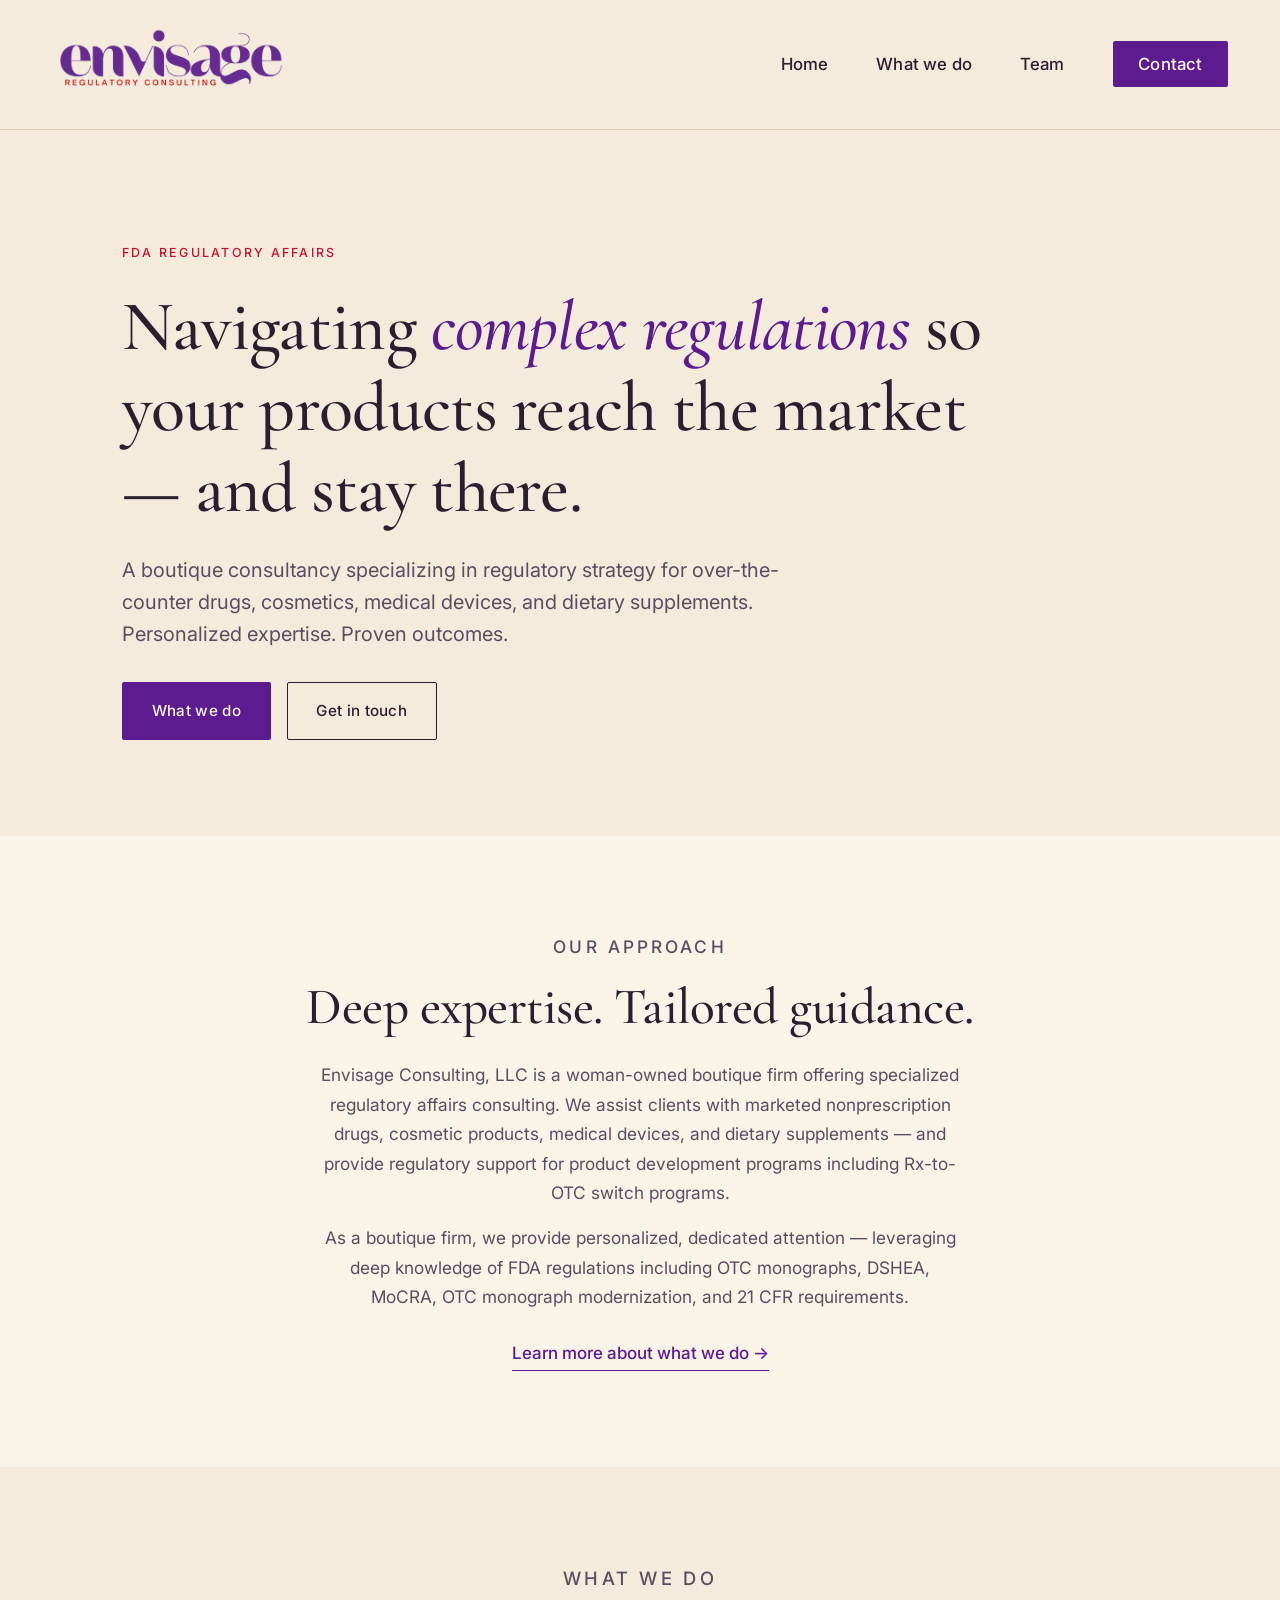
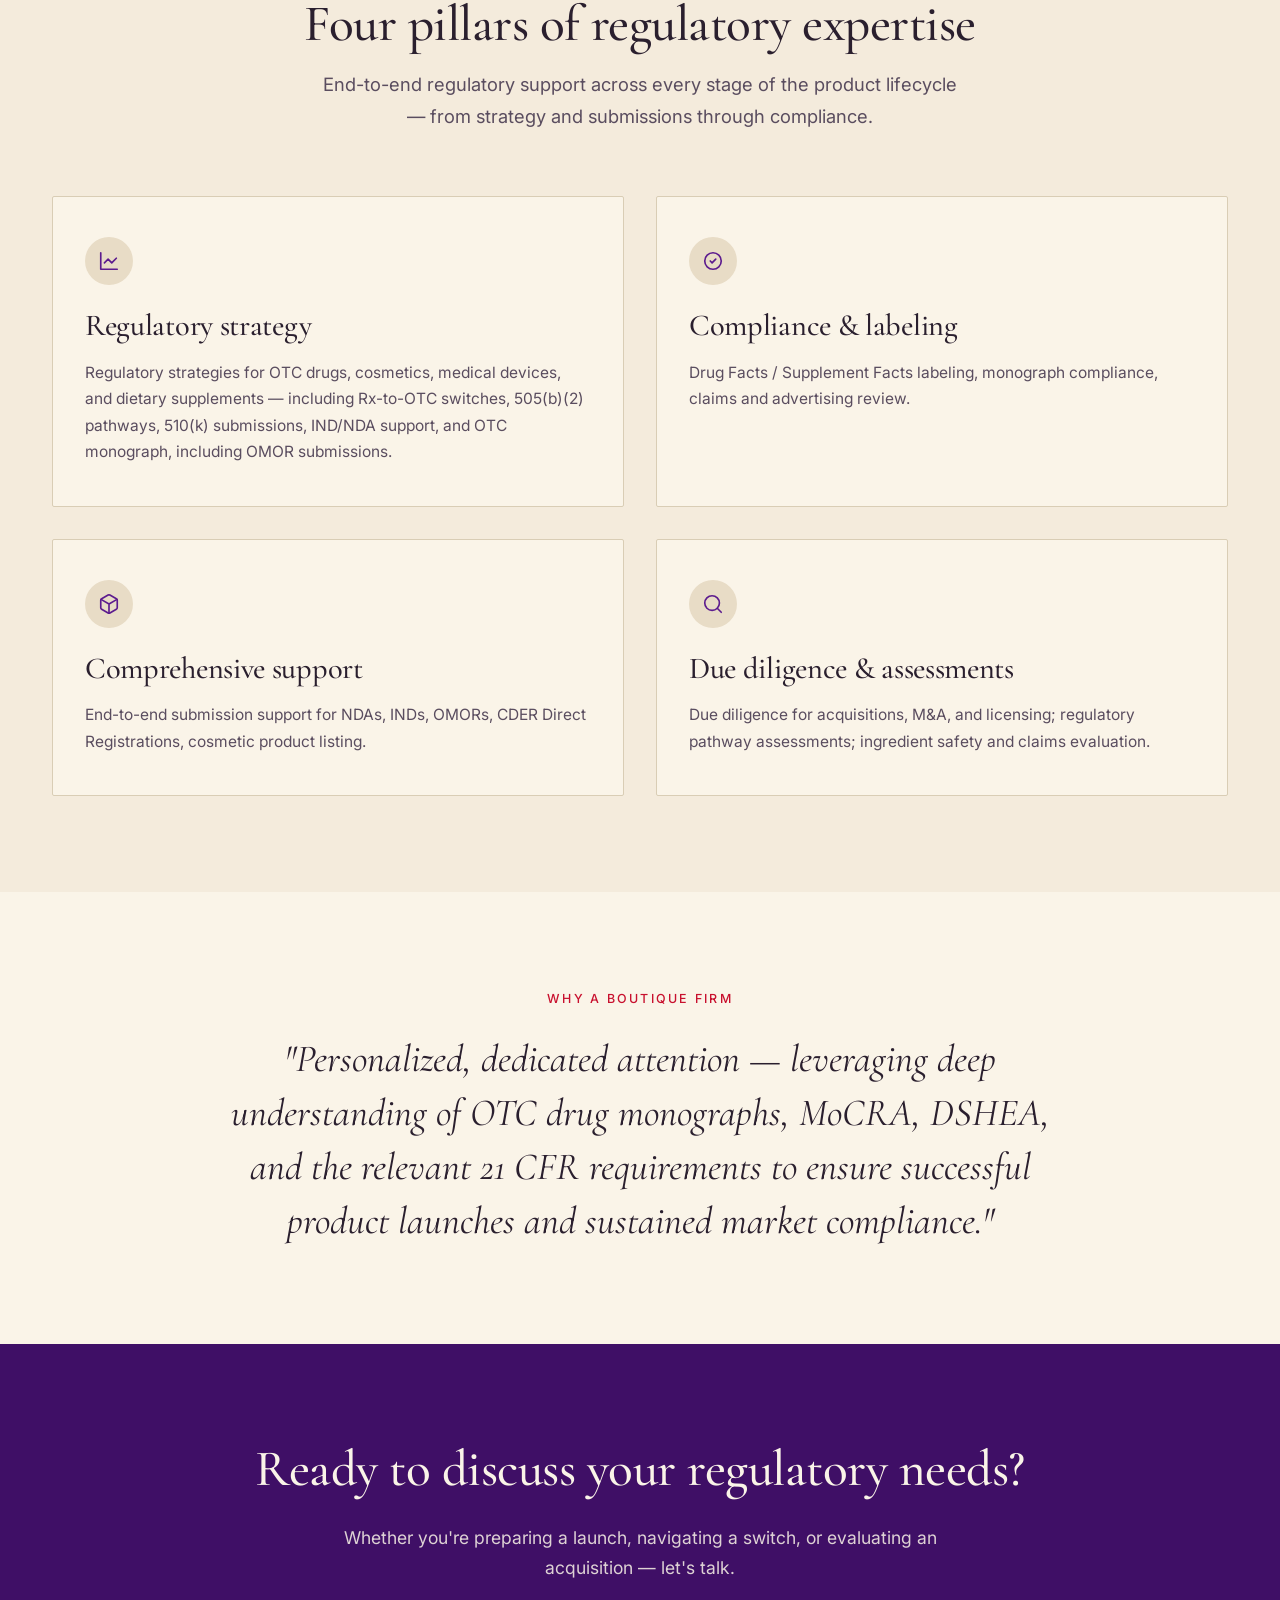
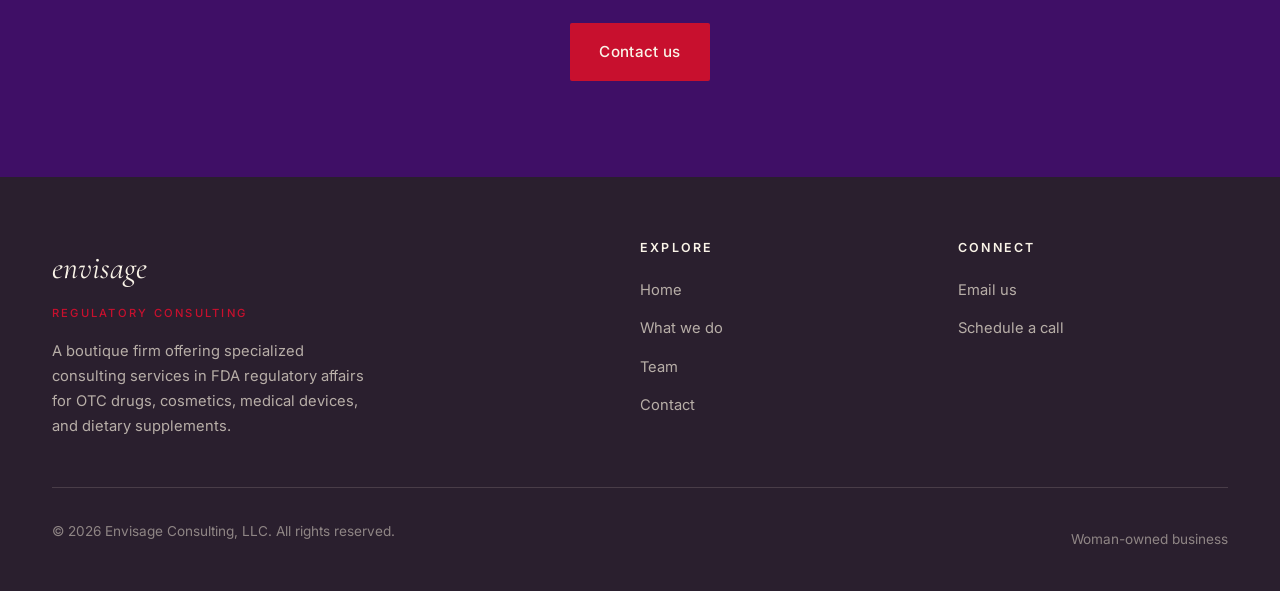
<file: index.html>
<!DOCTYPE html>
<html lang="en">
<head>
  <meta charset="UTF-8">
  <meta name="viewport" content="width=device-width, initial-scale=1.0">
  <title>Envisage Regulatory Consulting — FDA regulatory strategy for OTC, cosmetics, and supplements</title>
  <meta name="description" content="Envisage Regulatory Consulting is a boutique firm specializing in FDA regulatory affairs for OTC drugs, cosmetics, medical devices, and dietary supplements.">
  <link rel="canonical" href="https://envisageregulatory.com/">
  <link rel="preconnect" href="https://fonts.googleapis.com">
  <link rel="preconnect" href="https://fonts.gstatic.com" crossorigin>
  <link href="https://fonts.googleapis.com/css2?family=Cormorant+Garamond:ital,wght@0,400;0,500;0,600;1,400;1,500&family=Inter:wght@400;500;600&display=swap" rel="stylesheet">
  <link rel="stylesheet" href="style.css">
  <link rel="icon" href="favicon.ico" sizes="any">
  <link rel="icon" type="image/png" sizes="32x32" href="images/favicon-32x32.png">
  <link rel="icon" type="image/png" sizes="16x16" href="images/favicon-16x16.png">
  <link rel="apple-touch-icon" sizes="180x180" href="images/apple-touch-icon.png">
</head>
<body>

  <!-- Navigation -->
  <nav class="nav">
    <div class="nav-inner">
      <!-- Logo -->
      <a href="/"><img src="images/logoFinal1.png" style="height: 80px;" alt="Envisage"></a>
      <button class="nav-toggle" aria-label="Toggle menu" onclick="document.getElementById('navLinks').classList.toggle('open')">☰</button>
      <ul class="nav-links" id="navLinks">
        <li><a href="/">Home</a></li>
        <li><a href="/services">What we do</a></li>
        <li><a href="/team">Team</a></li>
        <li><a href="/contact" class="nav-cta">Contact</a></li>
      </ul>
    </div>
  </nav>

  <!-- Hero -->
  <section class="hero">
    <div class="hero-content">
      <p class="eyebrow">FDA regulatory affairs</p>
      <h1>Navigating <em>complex regulations</em> so your products reach the market — and stay there.</h1>
      <p class="hero-lede">A boutique consultancy specializing in regulatory strategy for over-the-counter drugs, cosmetics, medical devices, and dietary supplements. Personalized expertise. Proven outcomes.</p>
      <div class="hero-cta-row">
        <a href="/services" class="btn btn-primary">What we do</a>
        <a href="/contact" class="btn btn-secondary">Get in touch</a>
      </div>
    </div>
  </section>

  <!-- About snippet -->
  <section class="section-light approach-section">
    <div class="container-narrow">
      <p class="eyebrow">Our approach</p>
      <h2>Deep expertise. Tailored guidance.</h2>
      <p>Envisage Consulting, LLC is a woman-owned boutique firm offering specialized regulatory affairs consulting. We assist clients with marketed nonprescription drugs, cosmetic products, medical devices, and dietary supplements — and provide regulatory support for product development programs including Rx-to-OTC switch programs.</p>
      <p>As a boutique firm, we provide personalized, dedicated attention — leveraging deep knowledge of FDA regulations including OTC monographs, DSHEA, MoCRA, OTC monograph modernization, and 21 CFR requirements.</p>
      <a href="/services" class="text-link">Learn more about what we do →</a>
    </div>
  </section>

  <!-- Services overview -->
  <section>
    <div class="container">
      <div class="section-header">
        <p class="eyebrow">What we do</p>
        <h2>Four pillars of regulatory expertise</h2>
        <p>End-to-end regulatory support across every stage of the product lifecycle — from strategy and submissions through compliance.</p>
      </div>

      <div class="service-grid">
        <div class="service-card">
          <div class="service-card-icon">
            <svg viewBox="0 0 24 24" fill="none" stroke="currentColor" stroke-width="1.8" stroke-linecap="round" stroke-linejoin="round"><path d="M3 3v18h18"/><path d="M7 14l4-4 4 4 5-5"/></svg>
          </div>
          <h3>Regulatory strategy</h3>
          <p>Regulatory strategies for OTC drugs, cosmetics, medical devices, and dietary supplements — including Rx-to-OTC switches, 505(b)(2) pathways, 510(k) submissions, IND/NDA support, and OTC monograph, including OMOR submissions.</p>
        </div>

        <div class="service-card">
          <div class="service-card-icon">
            <svg viewBox="0 0 24 24" fill="none" stroke="currentColor" stroke-width="1.8" stroke-linecap="round" stroke-linejoin="round"><path d="M9 12l2 2 4-4"/><path d="M21 12c0 4.97-4.03 9-9 9s-9-4.03-9-9 4.03-9 9-9 9 4.03 9 9z"/></svg>
          </div>
          <h3>Compliance &amp; labeling</h3>
          <p>Drug Facts / Supplement Facts labeling, monograph compliance, claims and advertising review.</p>
        </div>

        <div class="service-card">
          <div class="service-card-icon">
            <svg viewBox="0 0 24 24" fill="none" stroke="currentColor" stroke-width="1.8" stroke-linecap="round" stroke-linejoin="round"><path d="M21 16V8a2 2 0 0 0-1-1.73l-7-4a2 2 0 0 0-2 0l-7 4A2 2 0 0 0 3 8v8a2 2 0 0 0 1 1.73l7 4a2 2 0 0 0 2 0l7-4A2 2 0 0 0 21 16z"/><path d="M3.27 6.96L12 12.01l8.73-5.05M12 22.08V12"/></svg>
          </div>
          <h3>Comprehensive support</h3>
          <p>End-to-end submission support for NDAs, INDs, OMORs, CDER Direct Registrations, cosmetic product listing.</p>
        </div>

        <div class="service-card">
          <div class="service-card-icon">
            <svg viewBox="0 0 24 24" fill="none" stroke="currentColor" stroke-width="1.8" stroke-linecap="round" stroke-linejoin="round"><circle cx="11" cy="11" r="8"/><path d="M21 21l-4.35-4.35"/></svg>
          </div>
          <h3>Due diligence &amp; assessments</h3>
          <p>Due diligence for acquisitions, M&amp;A, and licensing; regulatory pathway assessments; ingredient safety and claims evaluation.</p>
        </div>
      </div>
    </div>
  </section>

  <!-- Quote -->
  <section class="quote-section section-light">
    <div class="container-narrow">
      <p class="eyebrow">Why a boutique firm</p>
      <p class="quote">"Personalized, dedicated attention — leveraging deep understanding of OTC drug monographs, MoCRA, DSHEA, and the relevant 21 CFR requirements to ensure successful product launches and sustained market compliance."</p>
    </div>
  </section>

  <!-- CTA -->
  <section class="cta-section">
    <div class="container-narrow">
      <h2>Ready to discuss your regulatory needs?</h2>
      <p>Whether you're preparing a launch, navigating a switch, or evaluating an acquisition — let's talk.</p>
      <a href="/contact" class="btn btn-primary">Contact us</a>
    </div>
  </section>

  <!-- Footer -->
  <footer>
    <div class="footer-inner">
      <div class="footer-top">
        <div>
          <div class="footer-brand">envisage</div>
          <div class="footer-tagline">Regulatory Consulting</div>
          <p class="footer-text">A boutique firm offering specialized consulting services in FDA regulatory affairs for OTC drugs, cosmetics, medical devices, and dietary supplements.</p>
        </div>
        <div class="footer-col">
          <h4>Explore</h4>
          <ul>
            <li><a href="/">Home</a></li>
            <li><a href="/services">What we do</a></li>
            <li><a href="/team">Team</a></li>
            <li><a href="/contact">Contact</a></li>
          </ul>
        </div>
        <div class="footer-col">
          <h4>Connect</h4>
          <ul>
            <li><a href="/contact">Email us</a></li>
            <li><a href="/contact">Schedule a call</a></li>
          </ul>
        </div>
      </div>
      <div class="footer-bottom">
        <p>© 2026 Envisage Consulting, LLC. All rights reserved.</p>
        <p>Woman-owned business</p>
      </div>
    </div>
  </footer>

</body>
</html>
</file>
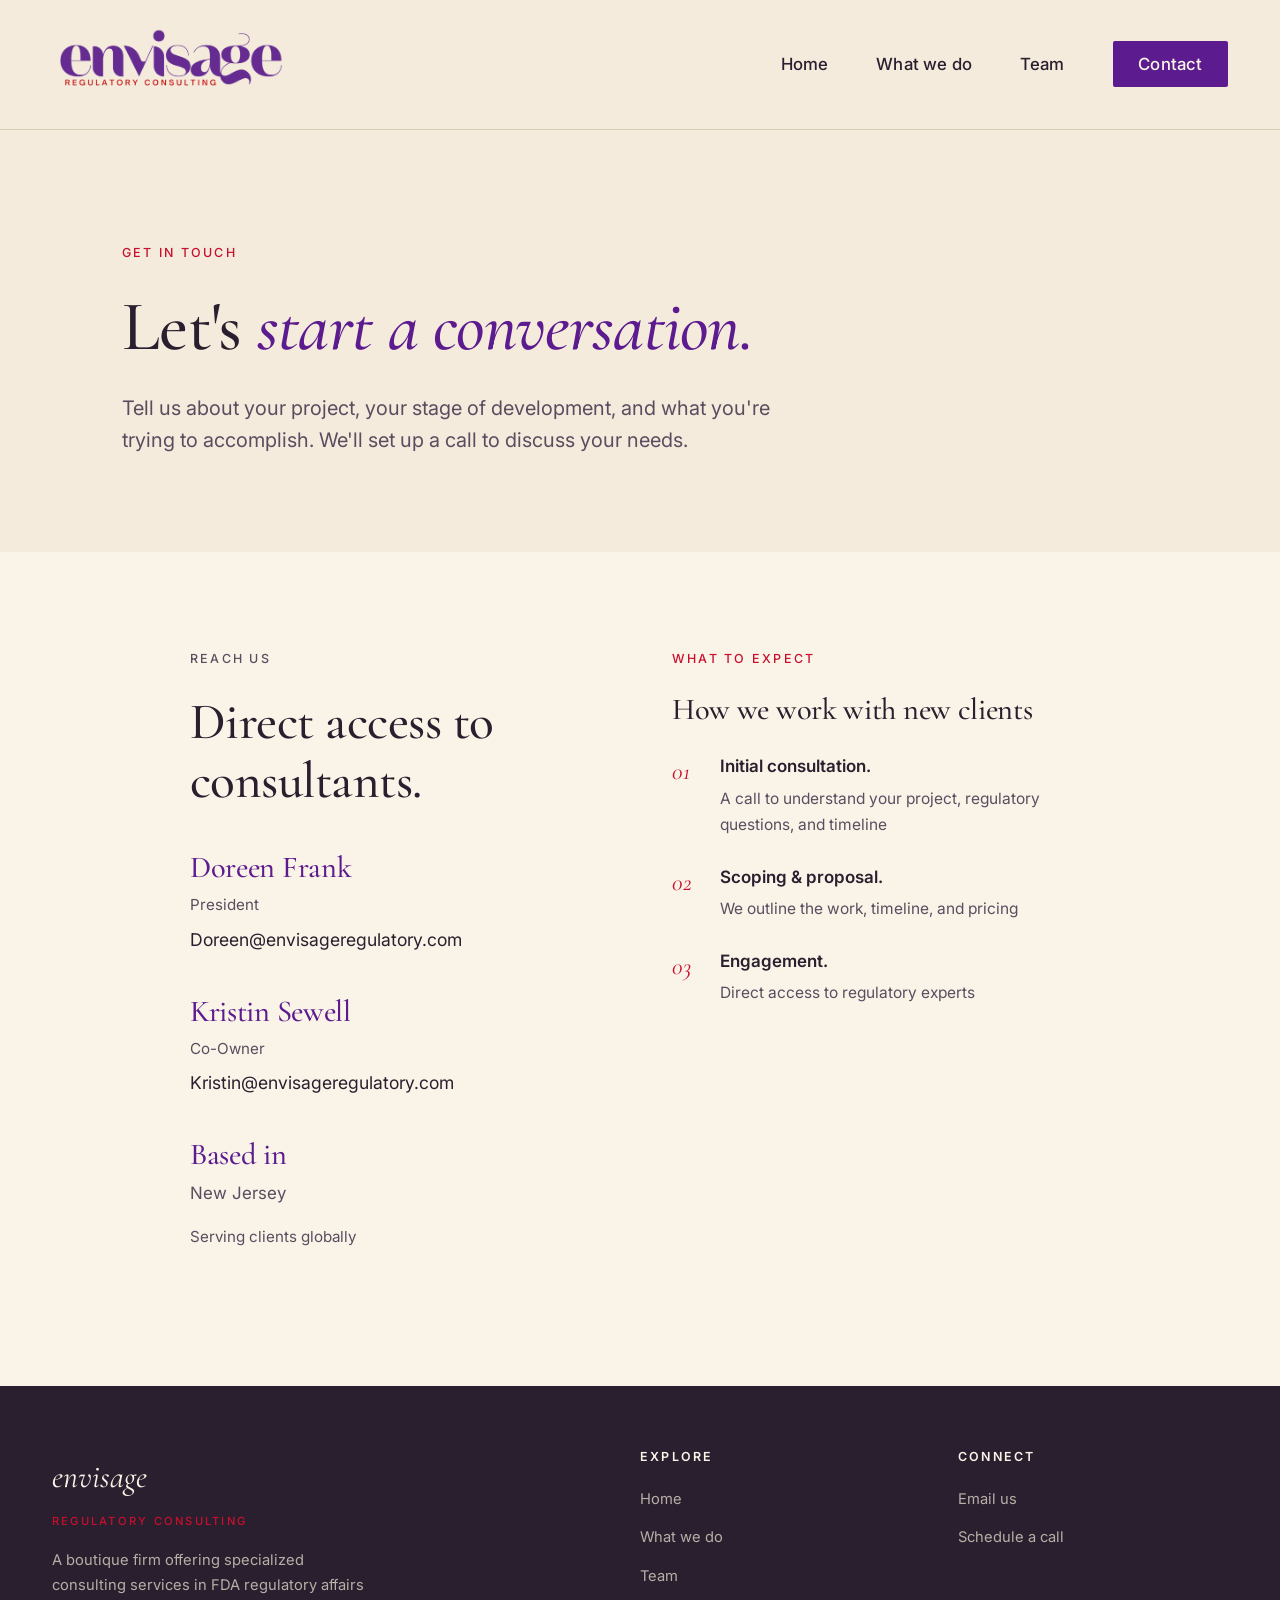
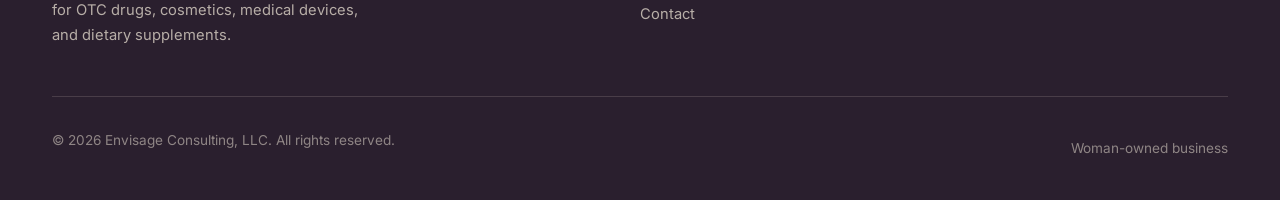
<file: contact.html>
<!DOCTYPE html>
<html lang="en">
<head>
  <meta charset="UTF-8">
  <meta name="viewport" content="width=device-width, initial-scale=1.0">
  <title>Contact — Envisage Regulatory Consulting</title>
  <meta name="description" content="Get in touch with Envisage Regulatory Consulting to discuss your regulatory affairs needs.">
  <link rel="canonical" href="https://envisageregulatory.com/contact">
  <link rel="preconnect" href="https://fonts.googleapis.com">
  <link rel="preconnect" href="https://fonts.gstatic.com" crossorigin>
  <link href="https://fonts.googleapis.com/css2?family=Cormorant+Garamond:ital,wght@0,400;0,500;0,600;1,400;1,500&family=Inter:wght@400;500;600&display=swap" rel="stylesheet">
  <link rel="stylesheet" href="style.css">
  <link rel="icon" href="favicon.ico" sizes="any">
  <link rel="icon" type="image/png" sizes="32x32" href="images/favicon-32x32.png">
  <link rel="icon" type="image/png" sizes="16x16" href="images/favicon-16x16.png">
  <link rel="apple-touch-icon" sizes="180x180" href="images/apple-touch-icon.png">
</head>
<body>

  <!-- Navigation -->
  <nav class="nav">
    <div class="nav-inner">
      <a href="/"><img src="images/logoFinal1.png" style="height: 80px;" alt="Envisage"></a>
      <button class="nav-toggle" aria-label="Toggle menu" onclick="document.getElementById('navLinks').classList.toggle('open')">☰</button>
      <ul class="nav-links" id="navLinks">
        <li><a href="/">Home</a></li>
        <li><a href="/services">What we do</a></li>
        <li><a href="/team">Team</a></li>
        <li><a href="/contact" class="nav-cta">Contact</a></li>
      </ul>
    </div>
  </nav>

  <!-- Hero -->
  <section class="hero">
    <div class="hero-content">
      <p class="eyebrow">Get in touch</p>
      <h1>Let's <em>start a conversation.</em></h1>
      <p class="hero-lede">Tell us about your project, your stage of development, and what you're trying to accomplish. We'll set up a call to discuss your needs.</p>
    </div>
  </section>

  <!-- Contact info -->
  <section class="section-light">
    <div class="container">
      <div class="contact-grid">

        <div class="contact-info">
          <p class="eyebrow">Reach us</p>
          <h2 style="margin-bottom: 2.5rem;">Direct access to consultants.</h2>

          <div class="contact-block">
            <h3>Doreen Frank</h3>
            <p style="font-size: 0.95rem; color: var(--ink-soft); margin-bottom: 0.4rem;">President</p>
            <a href="mailto:Doreen@envisageregulatory.com">Doreen@envisageregulatory.com</a>
          </div>

          <div class="contact-block">
            <h3>Kristin Sewell</h3>
            <p style="font-size: 0.95rem; color: var(--ink-soft); margin-bottom: 0.4rem;">Co-Owner</p>
            <a href="mailto:Kristin@envisageregulatory.com">Kristin@envisageregulatory.com</a>
          </div>

          <div class="contact-block">
            <h3>Based in</h3>
            <p>New Jersey</p>
            <p style="font-size: 0.95rem; margin-top: 0.4rem;">Serving clients globally</p>
          </div>
        </div>

        <div>
          <p class="eyebrow">What to expect</p>
          <h3 style="margin-bottom: 1.5rem;">How we work with new clients</h3>
          <ol style="list-style: none; counter-reset: step;">
            <li style="counter-increment: step; padding-left: 3rem; position: relative; margin-bottom: 1.5rem;">
              <span style="position: absolute; left: 0; font-family: 'Cormorant Garamond', serif; font-style: italic; font-size: 1.5rem; color: var(--red);">01</span>
              <strong style="font-weight: 600;">Initial consultation.</strong>
              <p style="color: var(--ink-soft); font-size: 0.97rem; margin-top: 0.3rem;">A call to understand your project, regulatory questions, and timeline</p>
            </li>
            <li style="counter-increment: step; padding-left: 3rem; position: relative; margin-bottom: 1.5rem;">
              <span style="position: absolute; left: 0; font-family: 'Cormorant Garamond', serif; font-style: italic; font-size: 1.5rem; color: var(--red);">02</span>
              <strong style="font-weight: 600;">Scoping &amp; proposal.</strong>
              <p style="color: var(--ink-soft); font-size: 0.97rem; margin-top: 0.3rem;">We outline the work, timeline, and pricing</p>
            </li>
            <li style="counter-increment: step; padding-left: 3rem; position: relative;">
              <span style="position: absolute; left: 0; font-family: 'Cormorant Garamond', serif; font-style: italic; font-size: 1.5rem; color: var(--red);">03</span>
              <strong style="font-weight: 600;">Engagement.</strong>
              <p style="color: var(--ink-soft); font-size: 0.97rem; margin-top: 0.3rem;">Direct access to regulatory experts</p>
            </li>
          </ol>
        </div>

      </div>
    </div>
  </section>

  <!-- Footer -->
  <footer>
    <div class="footer-inner">
      <div class="footer-top">
        <div>
          <div class="footer-brand">envisage</div>
          <div class="footer-tagline">Regulatory Consulting</div>
          <p class="footer-text">A boutique firm offering specialized consulting services in FDA regulatory affairs for OTC drugs, cosmetics, medical devices, and dietary supplements.</p>
        </div>
        <div class="footer-col">
          <h4>Explore</h4>
          <ul>
            <li><a href="/">Home</a></li>
            <li><a href="/services">What we do</a></li>
            <li><a href="/team">Team</a></li>
            <li><a href="/contact">Contact</a></li>
          </ul>
        </div>
        <div class="footer-col">
          <h4>Connect</h4>
          <ul>
            <li><a href="mailto:Doreen@envisageregulatory.com">Email us</a></li>
            <li><a href="mailto:Doreen@envisageregulatory.com">Schedule a call</a></li>
          </ul>
        </div>
      </div>
      <div class="footer-bottom">
        <p>© 2026 Envisage Consulting, LLC. All rights reserved.</p>
        <p>Woman-owned business</p>
      </div>
    </div>
  </footer>

</body>
</html>
</file>
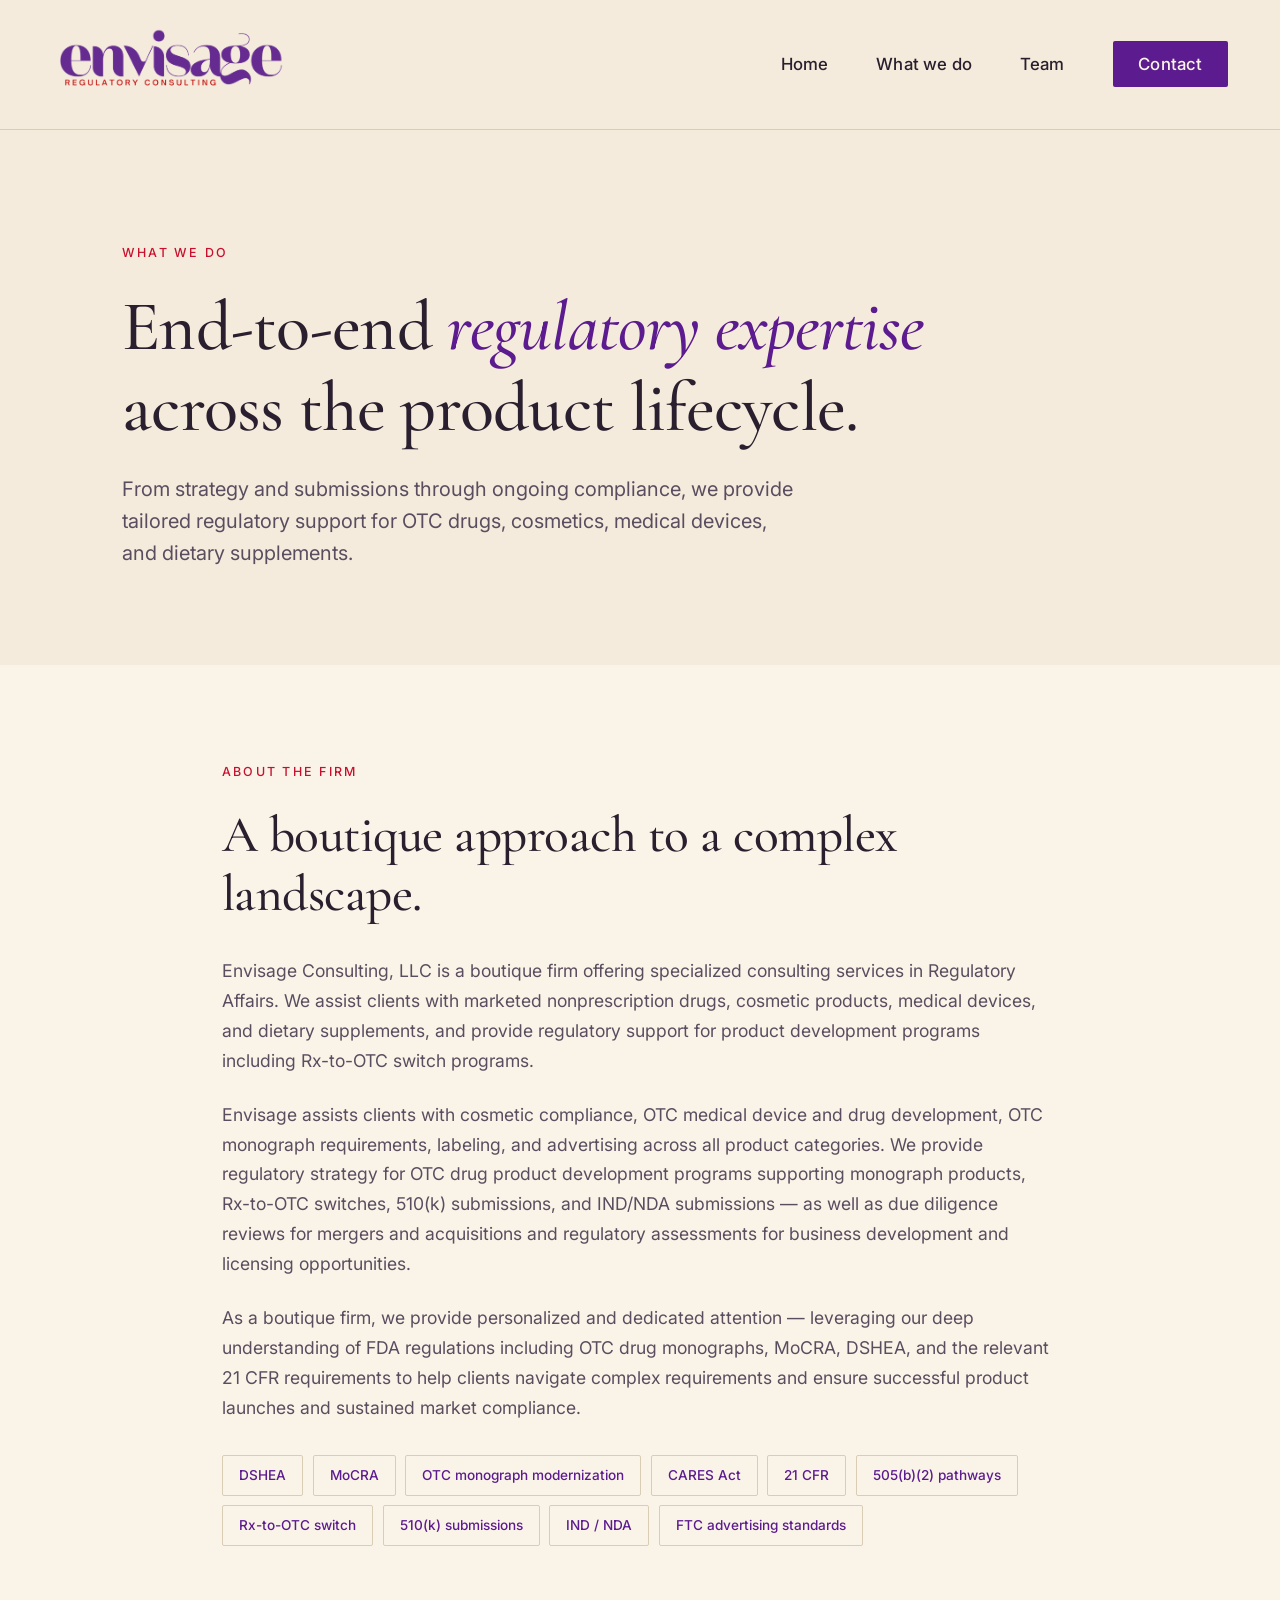
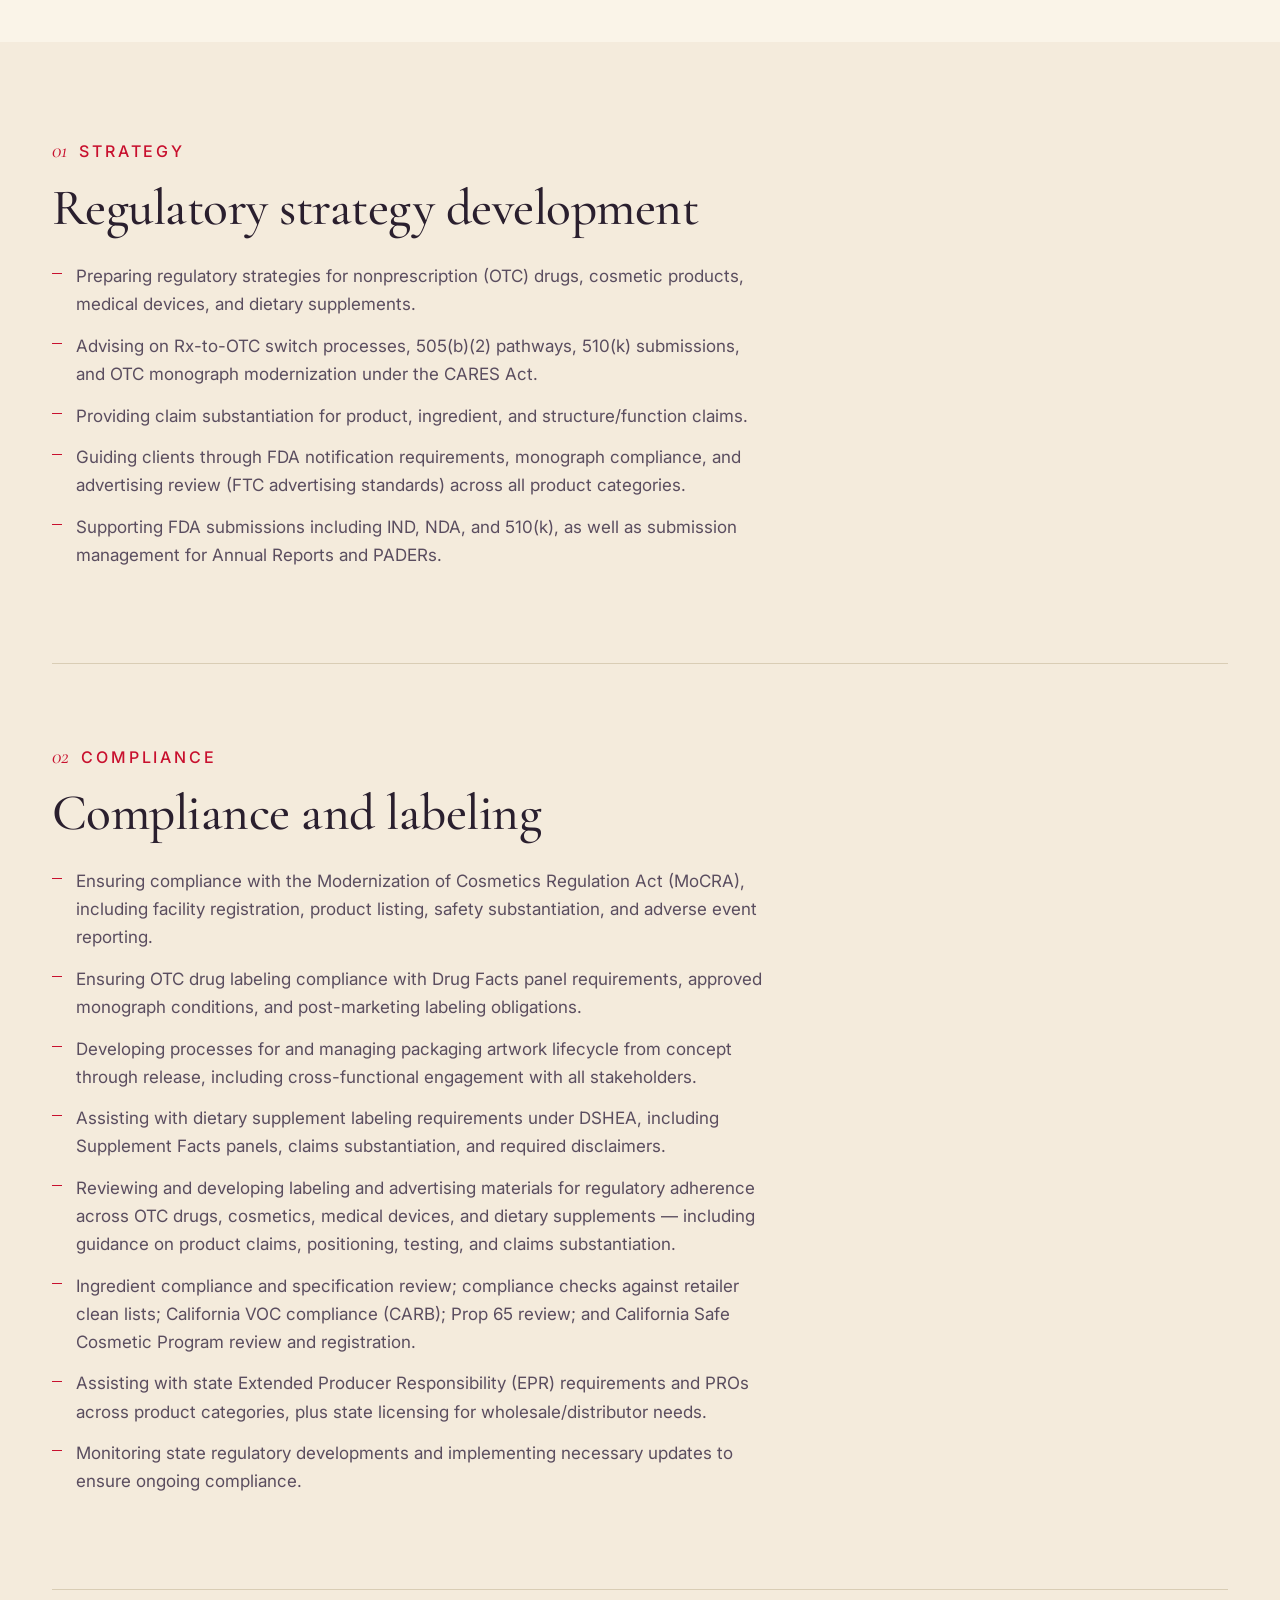
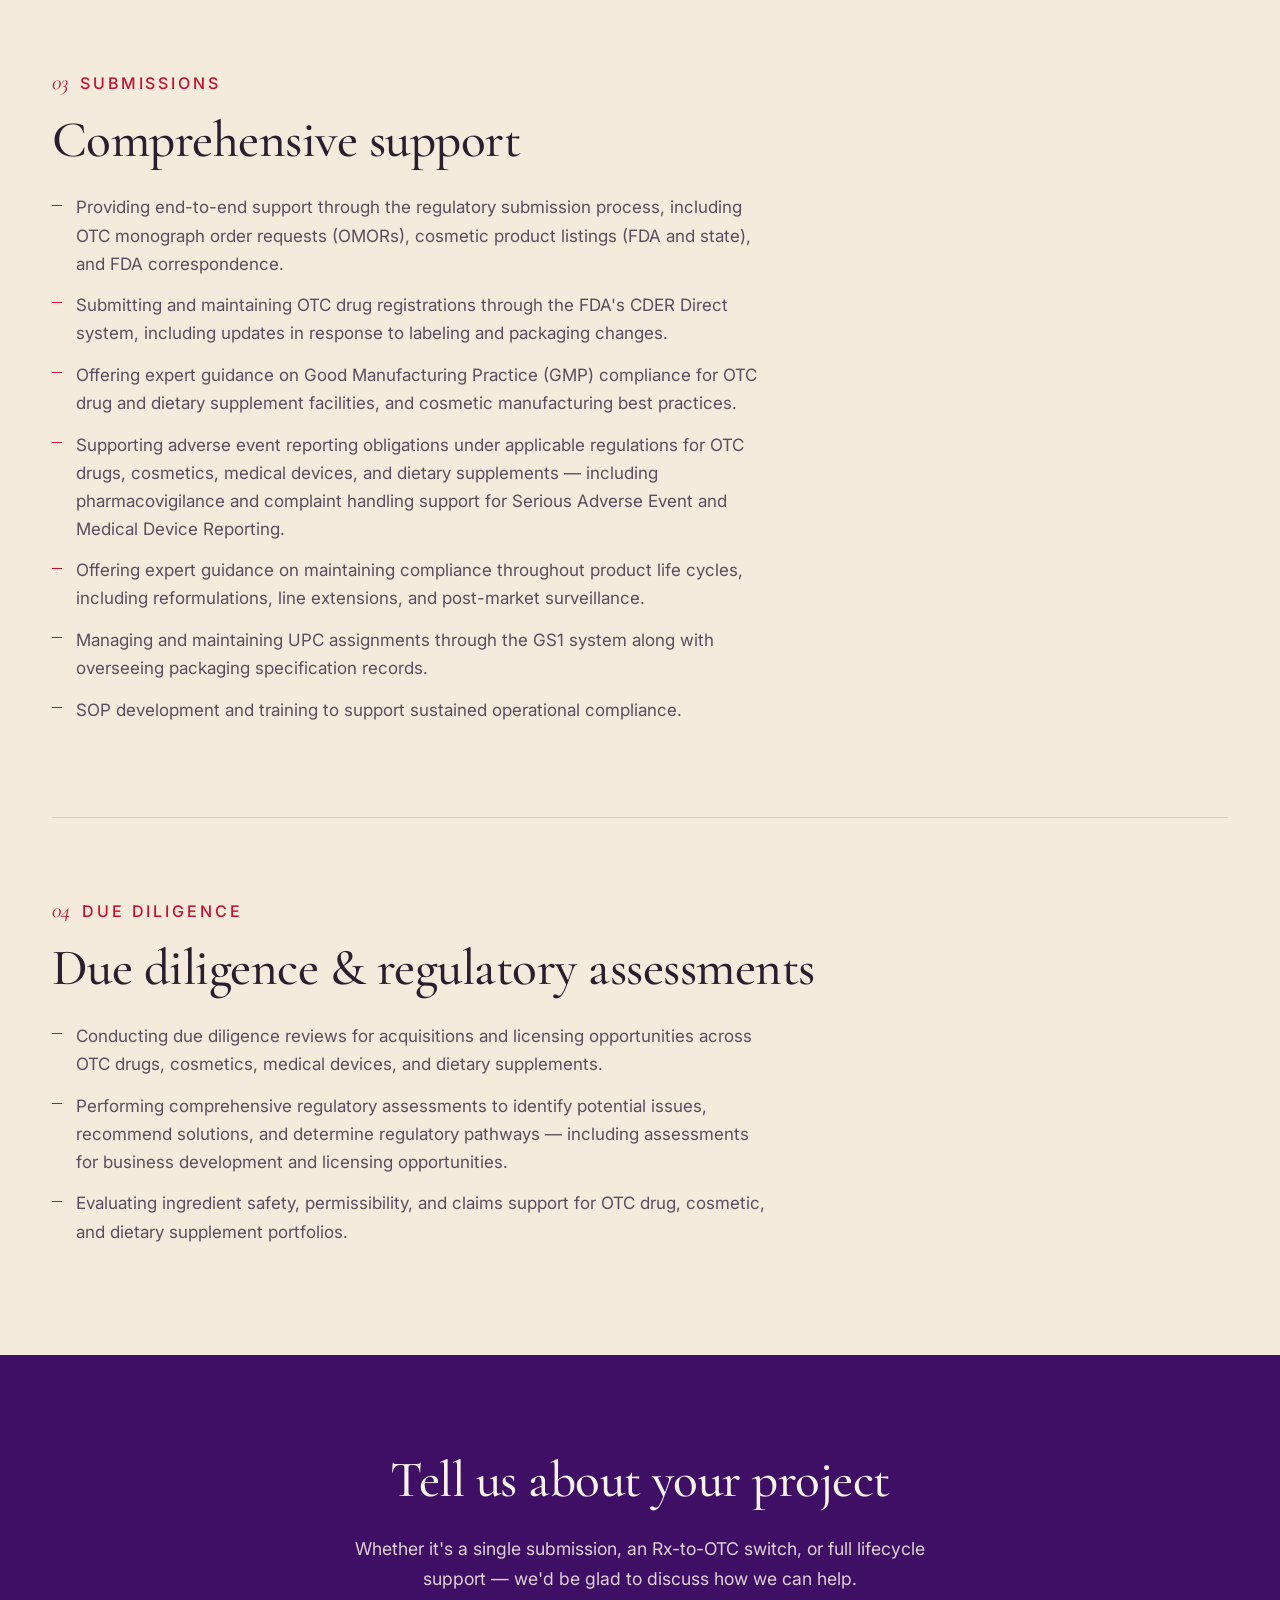
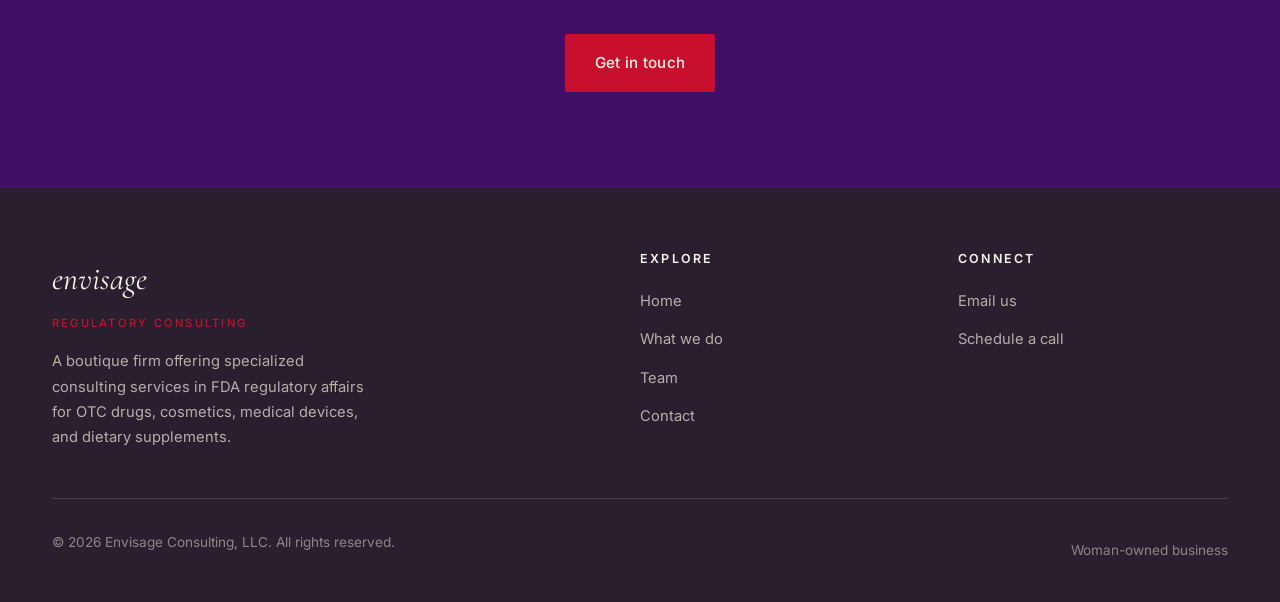
<file: services.html>
<!DOCTYPE html>
<html lang="en">
<head>
  <meta charset="UTF-8">
  <meta name="viewport" content="width=device-width, initial-scale=1.0">
  <title>What we do — Envisage Regulatory Consulting</title>
  <meta name="description" content="Regulatory strategy, compliance and labeling, submissions support, and due diligence for OTC drugs, cosmetics, medical devices, and dietary supplements.">
  <link rel="canonical" href="https://envisageregulatory.com/services">
  <link rel="preconnect" href="https://fonts.googleapis.com">
  <link rel="preconnect" href="https://fonts.gstatic.com" crossorigin>
  <link href="https://fonts.googleapis.com/css2?family=Cormorant+Garamond:ital,wght@0,400;0,500;0,600;1,400;1,500&family=Inter:wght@400;500;600&display=swap" rel="stylesheet">
  <link rel="stylesheet" href="style.css">
  <link rel="icon" href="favicon.ico" sizes="any">
  <link rel="icon" type="image/png" sizes="32x32" href="images/favicon-32x32.png">
  <link rel="icon" type="image/png" sizes="16x16" href="images/favicon-16x16.png">
  <link rel="apple-touch-icon" sizes="180x180" href="images/apple-touch-icon.png">
</head>
<body>

  <!-- Navigation -->
  <nav class="nav">
    <div class="nav-inner">
      <!-- Logo -->
      <a href="/"><img src="images/logoFinal1.png" style="height: 80px;" alt="Envisage"></a>
      <button class="nav-toggle" aria-label="Toggle menu" onclick="document.getElementById('navLinks').classList.toggle('open')">☰</button>
      <ul class="nav-links" id="navLinks">
        <li><a href="/">Home</a></li>
        <li><a href="/services">What we do</a></li>
        <li><a href="/team">Team</a></li>
        <li><a href="/contact" class="nav-cta">Contact</a></li>
      </ul>
    </div>
  </nav>

  <!-- Hero -->
  <section class="hero">
    <div class="hero-content">
      <p class="eyebrow">What we do</p>
      <h1>End-to-end <em>regulatory expertise</em> across the product lifecycle.</h1>
      <p class="hero-lede">From strategy and submissions through ongoing compliance, we provide tailored regulatory support for OTC drugs, cosmetics, medical devices, and dietary supplements.</p>
    </div>
  </section>

  <!-- About the firm -->
  <section class="section-light">
    <div class="container-narrow">
      <p class="eyebrow">About the firm</p>
      <h2 style="margin-bottom: 2rem;">A boutique approach to a complex landscape.</h2>
      <p style="font-size: 1.1rem; color: var(--ink-soft); margin-bottom: 1.5rem;">Envisage Consulting, LLC is a boutique firm offering specialized consulting services in Regulatory Affairs. We assist clients with marketed nonprescription drugs, cosmetic products, medical devices, and dietary supplements, and provide regulatory support for product development programs including Rx-to-OTC switch programs.</p>
      <p style="font-size: 1.1rem; color: var(--ink-soft); margin-bottom: 1.5rem;">Envisage assists clients with cosmetic compliance, OTC medical device and drug development, OTC monograph requirements, labeling, and advertising across all product categories. We provide regulatory strategy for OTC drug product development programs supporting monograph products, Rx-to-OTC switches, 510(k) submissions, and IND/NDA submissions — as well as due diligence reviews for mergers and acquisitions and regulatory assessments for business development and licensing opportunities.</p>
      <p style="font-size: 1.1rem; color: var(--ink-soft);">As a boutique firm, we provide personalized and dedicated attention — leveraging our deep understanding of FDA regulations including OTC drug monographs, MoCRA, DSHEA, and the relevant 21 CFR requirements to help clients navigate complex requirements and ensure successful product launches and sustained market compliance.</p>

      <div class="expertise-tags">
        <span class="expertise-tag">DSHEA</span>
        <span class="expertise-tag">MoCRA</span>
        <span class="expertise-tag">OTC monograph modernization</span>
        <span class="expertise-tag">CARES Act</span>
        <span class="expertise-tag">21 CFR</span>
        <span class="expertise-tag">505(b)(2) pathways</span>
        <span class="expertise-tag">Rx-to-OTC switch</span>
        <span class="expertise-tag">510(k) submissions</span>
        <span class="expertise-tag">IND / NDA</span>
        <span class="expertise-tag">FTC advertising standards</span>
      </div>
    </div>
  </section>

  <!-- Service details -->
  <section>
    <div class="container">

      <!-- Service 1 -->
      <div class="service-detail">
        <div class="service-detail-label">
          <span class="service-detail-number">01</span>
          <p class="eyebrow">Strategy</p>
        </div>
        <h2>Regulatory strategy development</h2>
          <ul>
            <li>Preparing regulatory strategies for nonprescription (OTC) drugs, cosmetic products, medical devices, and dietary supplements.</li>
            <li>Advising on Rx-to-OTC switch processes, 505(b)(2) pathways, 510(k) submissions, and OTC monograph modernization under the CARES Act.</li>
            <li>Providing claim substantiation for product, ingredient, and structure/function claims.</li>
            <li>Guiding clients through FDA notification requirements, monograph compliance, and advertising review (FTC advertising standards) across all product categories.</li>
            <li>Supporting FDA submissions including IND, NDA, and 510(k), as well as submission management for Annual Reports and PADERs.</li>
          </ul>
      </div>

      <!-- Service 2 -->
      <div class="service-detail">
        <div class="service-detail-label">
          <span class="service-detail-number">02</span>
          <p class="eyebrow">Compliance</p>
        </div>
        <h2>Compliance and labeling</h2>
          <ul>
            <li>Ensuring compliance with the Modernization of Cosmetics Regulation Act (MoCRA), including facility registration, product listing, safety substantiation, and adverse event reporting.</li>
            <li>Ensuring OTC drug labeling compliance with Drug Facts panel requirements, approved monograph conditions, and post-marketing labeling obligations.</li>
            <li>Developing processes for and managing packaging artwork lifecycle from concept through release, including cross-functional engagement with all stakeholders.</li>
            <li>Assisting with dietary supplement labeling requirements under DSHEA, including Supplement Facts panels, claims substantiation, and required disclaimers.</li>
            <li>Reviewing and developing labeling and advertising materials for regulatory adherence across OTC drugs, cosmetics, medical devices, and dietary supplements — including guidance on product claims, positioning, testing, and claims substantiation.</li>
            <li>Ingredient compliance and specification review; compliance checks against retailer clean lists; California VOC compliance (CARB); Prop 65 review; and California Safe Cosmetic Program review and registration.</li>
            <li>Assisting with state Extended Producer Responsibility (EPR) requirements and PROs across product categories, plus state licensing for wholesale/distributor needs.</li>
            <li>Monitoring state regulatory developments and implementing necessary updates to ensure ongoing compliance.</li>
          </ul>
      </div>

      <!-- Service 3 -->
      <div class="service-detail">
        <div class="service-detail-label">
          <span class="service-detail-number">03</span>
          <p class="eyebrow">Submissions</p>
        </div>
        <h2>Comprehensive support</h2>
          <ul>
            <li>Providing end-to-end support through the regulatory submission process, including OTC monograph order requests (OMORs), cosmetic product listings (FDA and state), and FDA correspondence.</li>
            <li>Submitting and maintaining OTC drug registrations through the FDA's CDER Direct system, including updates in response to labeling and packaging changes.</li>
            <li>Offering expert guidance on Good Manufacturing Practice (GMP) compliance for OTC drug and dietary supplement facilities, and cosmetic manufacturing best practices.</li>
            <li>Supporting adverse event reporting obligations under applicable regulations for OTC drugs, cosmetics, medical devices, and dietary supplements — including pharmacovigilance and complaint handling support for Serious Adverse Event and Medical Device Reporting.</li>
            <li>Offering expert guidance on maintaining compliance throughout product life cycles, including reformulations, line extensions, and post-market surveillance.</li>
            <li>Managing and maintaining UPC assignments through the GS1 system along with overseeing packaging specification records.</li>
            <li>SOP development and training to support sustained operational compliance.</li>
          </ul>
      </div>

      <!-- Service 4 -->
      <div class="service-detail">
        <div class="service-detail-label">
          <span class="service-detail-number">04</span>
          <p class="eyebrow">Due Diligence</p>
        </div>
        <h2>Due diligence &amp; regulatory assessments</h2>
          <ul>
            <li>Conducting due diligence reviews for acquisitions and licensing opportunities across OTC drugs, cosmetics, medical devices, and dietary supplements.</li>
            <li>Performing comprehensive regulatory assessments to identify potential issues, recommend solutions, and determine regulatory pathways — including assessments for business development and licensing opportunities.</li>
            <li>Evaluating ingredient safety, permissibility, and claims support for OTC drug, cosmetic, and dietary supplement portfolios.</li>
          </ul>
      </div>

    </div>
  </section>

  <!-- CTA -->
  <section class="cta-section">
    <div class="container-narrow">
      <h2>Tell us about your project</h2>
      <p>Whether it's a single submission, an Rx-to-OTC switch, or full lifecycle support — we'd be glad to discuss how we can help.</p>
      <a href="/contact" class="btn btn-primary">Get in touch</a>
    </div>
  </section>

  <!-- Footer -->
  <footer>
    <div class="footer-inner">
      <div class="footer-top">
        <div>
          <div class="footer-brand">envisage</div>
          <div class="footer-tagline">Regulatory Consulting</div>
          <p class="footer-text">A boutique firm offering specialized consulting services in FDA regulatory affairs for OTC drugs, cosmetics, medical devices, and dietary supplements.</p>
        </div>
        <div class="footer-col">
          <h4>Explore</h4>
          <ul>
            <li><a href="/">Home</a></li>
            <li><a href="/services">What we do</a></li>
            <li><a href="/team">Team</a></li>
            <li><a href="/contact">Contact</a></li>
          </ul>
        </div>
        <div class="footer-col">
          <h4>Connect</h4>
          <ul>
            <li><a href="/contact">Email us</a></li>
            <li><a href="/contact">Schedule a call</a></li>
          </ul>
        </div>
      </div>
      <div class="footer-bottom">
        <p>© 2026 Envisage Consulting, LLC. All rights reserved.</p>
        <p>Woman-owned business</p>
      </div>
    </div>
  </footer>

</body>
</html>
</file>
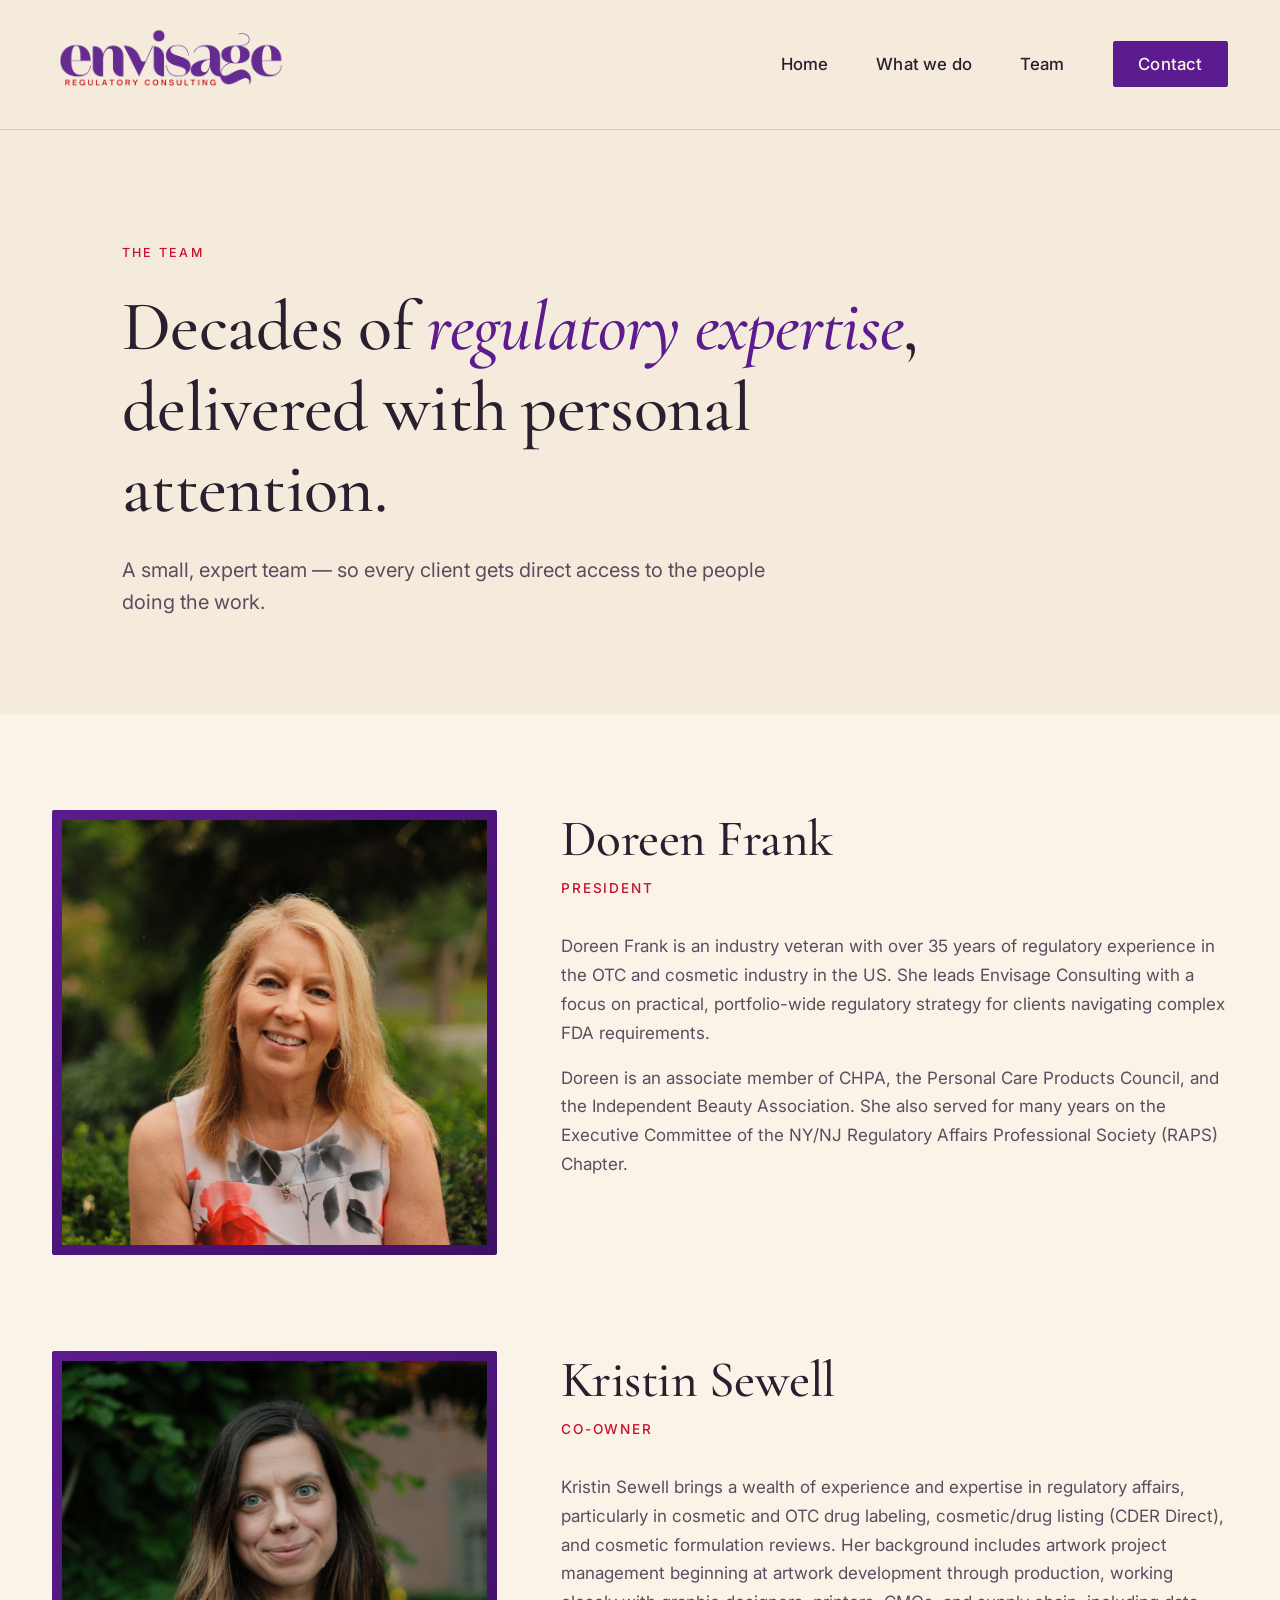
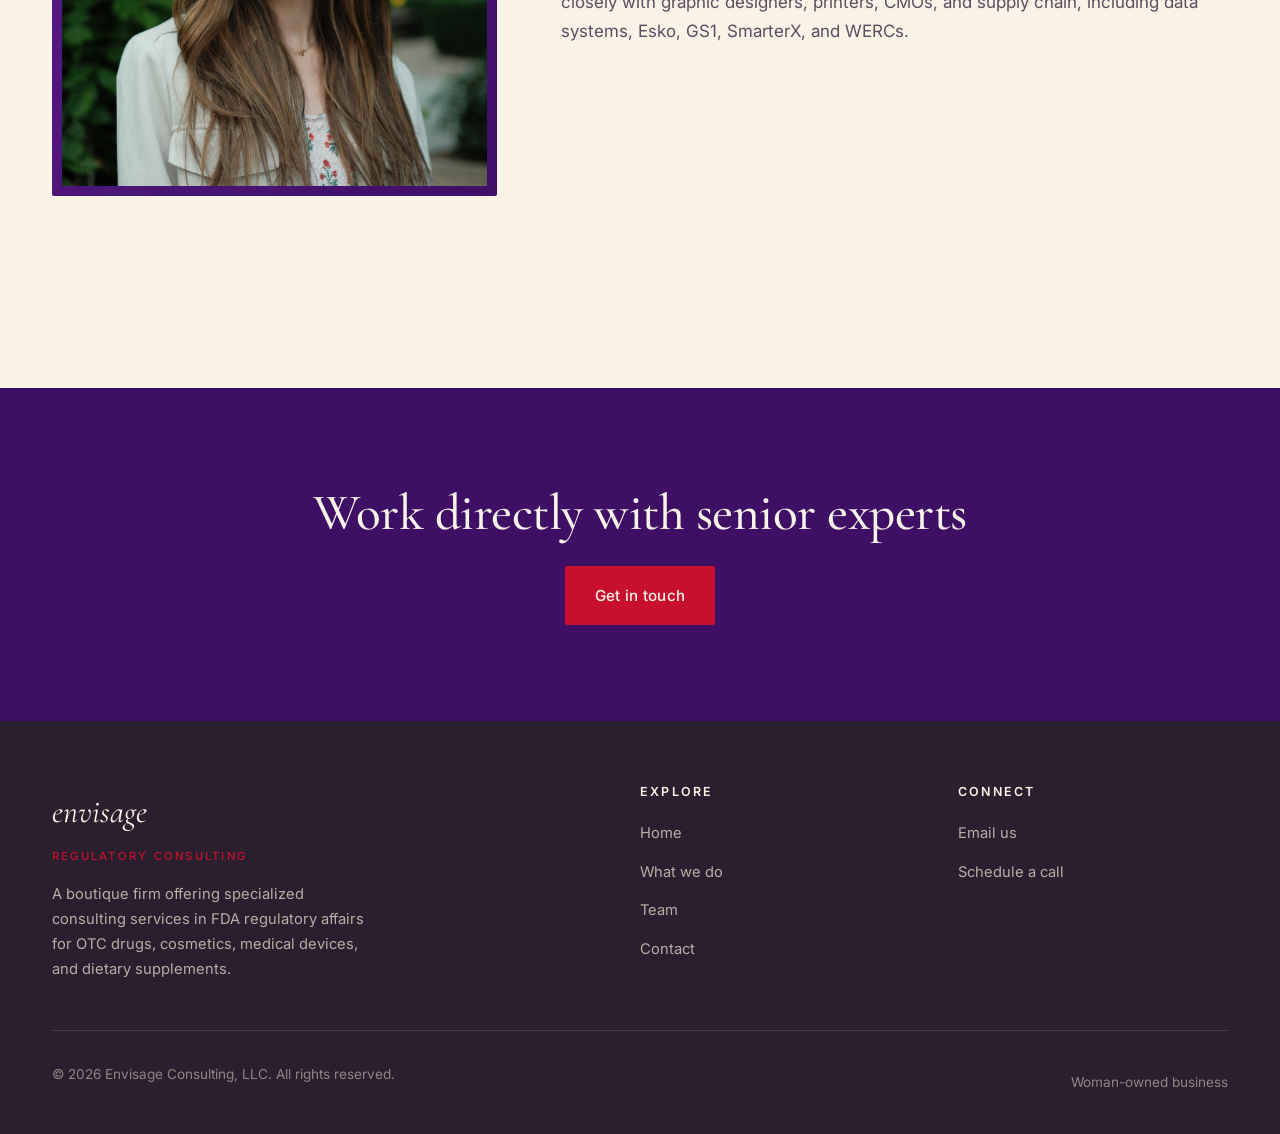
<file: team.html>
<!DOCTYPE html>
<html lang="en">
<head>
  <meta charset="UTF-8">
  <meta name="viewport" content="width=device-width, initial-scale=1.0">
  <title>Team — Envisage Regulatory Consulting</title>
  <meta name="description" content="Meet the regulatory affairs experts behind Envisage Consulting — Doreen Frank and Kristin Sewell.">
  <link rel="canonical" href="https://envisageregulatory.com/team">
  <link rel="preconnect" href="https://fonts.googleapis.com">
  <link rel="preconnect" href="https://fonts.gstatic.com" crossorigin>
  <link href="https://fonts.googleapis.com/css2?family=Cormorant+Garamond:ital,wght@0,400;0,500;0,600;1,400;1,500&family=Inter:wght@400;500;600&display=swap" rel="stylesheet">
  <link rel="stylesheet" href="style.css">
  <link rel="icon" href="favicon.ico" sizes="any">
  <link rel="icon" type="image/png" sizes="32x32" href="images/favicon-32x32.png">
  <link rel="icon" type="image/png" sizes="16x16" href="images/favicon-16x16.png">
  <link rel="apple-touch-icon" sizes="180x180" href="images/apple-touch-icon.png">
</head>
<body>

  <!-- Navigation -->
  <nav class="nav">
    <div class="nav-inner">
      <a href="/"><img src="images/logoFinal1.png" style="height: 80px;" alt="Envisage"></a>
      <button class="nav-toggle" aria-label="Toggle menu" onclick="document.getElementById('navLinks').classList.toggle('open')">☰</button>
      <ul class="nav-links" id="navLinks">
        <li><a href="/">Home</a></li>
        <li><a href="/services">What we do</a></li>
        <li><a href="/team">Team</a></li>
        <li><a href="/contact" class="nav-cta">Contact</a></li>
      </ul>
    </div>
  </nav>

  <!-- Hero -->
  <section class="hero">
    <div class="hero-content">
      <p class="eyebrow">The team</p>
      <h1>Decades of <em>regulatory expertise</em>, delivered with personal attention.</h1>
      <p class="hero-lede">A small, expert team — so every client gets direct access to the people doing the work.</p>
    </div>
  </section>

  <!-- Team -->
  <section class="section-light">
    <div class="container">

      <!-- Person 1 -->
      <div class="team-detail-grid">
        <div class="team-detail-photo">
          <img src="images/DoreenHS.JPG" alt="Doreen Frank">
        </div>
        <div class="team-detail-info">
          <h2>Doreen Frank</h2>
          <p class="team-role">President</p>
          <p style="color: var(--ink-soft); margin-bottom: 1rem;">Doreen Frank is an industry veteran with over 35 years of regulatory experience in the OTC and cosmetic industry in the US. She leads Envisage Consulting with a focus on practical, portfolio-wide regulatory strategy for clients navigating complex FDA requirements.</p>
          <p style="color: var(--ink-soft); margin-bottom: 1rem;">Doreen is an associate member of CHPA, the Personal Care Products Council, and the Independent Beauty Association. She also served for many years on the Executive Committee of the NY/NJ Regulatory Affairs Professional Society (RAPS) Chapter.</p>
        </div>
      </div>

      <!-- Person 2 -->
      <div class="team-detail-grid">
        <div class="team-detail-photo">
          <img src="images/KristinHS.JPG" alt="Kristin Sewell">
        </div>
        <div class="team-detail-info">
          <h2>Kristin Sewell</h2>
          <p class="team-role">Co-Owner</p>
          <p style="color: var(--ink-soft); margin-bottom: 1rem;">Kristin Sewell brings a wealth of experience and expertise in regulatory affairs, particularly in cosmetic and OTC drug labeling, cosmetic/drug listing (CDER Direct), and cosmetic formulation reviews. Her background includes artwork project management beginning at artwork development through production, working closely with graphic designers, printers, CMOs, and supply chain, including data systems, Esko, GS1, SmarterX, and WERCs.</p>
        </div>
      </div>

    </div>
  </section>

  <!-- CTA -->
  <section class="cta-section">
    <div class="container-narrow">
      <h2>Work directly with senior experts</h2>
      <a href="/contact" class="btn btn-primary">Get in touch</a>
    </div>
  </section>

  <!-- Footer -->
  <footer>
    <div class="footer-inner">
      <div class="footer-top">
        <div>
          <div class="footer-brand">envisage</div>
          <div class="footer-tagline">Regulatory Consulting</div>
          <p class="footer-text">A boutique firm offering specialized consulting services in FDA regulatory affairs for OTC drugs, cosmetics, medical devices, and dietary supplements.</p>
        </div>
        <div class="footer-col">
          <h4>Explore</h4>
          <ul>
            <li><a href="/">Home</a></li>
            <li><a href="/services">What we do</a></li>
            <li><a href="/team">Team</a></li>
            <li><a href="/contact">Contact</a></li>
          </ul>
        </div>
        <div class="footer-col">
          <h4>Connect</h4>
          <ul>
            <li><a href="/contact">Email us</a></li>
            <li><a href="/contact">Schedule a call</a></li>
          </ul>
        </div>
      </div>
      <div class="footer-bottom">
        <p>© 2026 Envisage Consulting, LLC. All rights reserved.</p>
        <p>Woman-owned business</p>
      </div>
    </div>
  </footer>

</body>
</html>
</file>
<file: style.css>
/* ============================================
   Envisage Regulatory Consulting — stylesheet
   ============================================ */

:root {
  --cream: #F4EBDC;
  --cream-light: #FAF4E8;
  --cream-dark: #E8DCC6;
  --ink: #2A1F2E;
  --ink-soft: #5A4D5F;
  --purple: #5C1B8E;
  --purple-deep: #3F0F66;
  --red: #C8102E;
  --red-deep: #9A0C24;
  --line: #D9CDB5;
  --max-width: 1240px;
}

* {
  box-sizing: border-box;
  margin: 0;
  padding: 0;
}

html {
  scroll-behavior: smooth;
}

body {
  font-family: 'Inter', -apple-system, BlinkMacSystemFont, sans-serif;
  font-size: 17px;
  line-height: 1.7;
  color: var(--ink);
  background: var(--cream);
  -webkit-font-smoothing: antialiased;
  -moz-osx-font-smoothing: grayscale;
}

/* Typography */
h1, h2, h3, h4 {
  font-family: 'Cormorant Garamond', 'Georgia', serif;
  font-weight: 500;
  line-height: 1.15;
  letter-spacing: -0.01em;
  color: var(--ink);
}

h1 {
  font-size: clamp(2.6rem, 5.5vw, 4.5rem);
  font-weight: 500;
}

h2 {
  font-size: clamp(2rem, 4vw, 3.2rem);
}

h3 {
  font-size: clamp(1.4rem, 2.5vw, 1.9rem);
  font-weight: 500;
}

h4 {
  font-size: 1.25rem;
  font-weight: 600;
}

p {
  margin-bottom: 1rem;
}

p:last-child {
  margin-bottom: 0;
}

a {
  color: var(--purple);
  text-decoration: none;
  transition: color 0.2s ease;
}

a:hover {
  color: var(--red);
}

em, .italic {
  font-style: italic;
  font-family: 'Cormorant Garamond', serif;
}

.eyebrow {
  font-family: 'Inter', sans-serif;
  font-size: 0.78rem;
  font-weight: 500;
  text-transform: uppercase;
  letter-spacing: 0.18em;
  color: var(--red);
  margin-bottom: 1.5rem;
}

/* Layout */
.container {
  max-width: var(--max-width);
  margin: 0 auto;
  padding: 0 2rem;
}

.container-narrow {
  max-width: 900px;
  margin: 0 auto;
  padding: 0 2rem;
}

section {
  padding: 6rem 0;
}

/* Navigation */
.nav {
  position: sticky;
  top: 0;
  z-index: 100;
  background: rgba(244, 235, 220, 0.95);
  backdrop-filter: blur(8px);
  -webkit-backdrop-filter: blur(8px);
  border-bottom: 1px solid var(--line);
  padding: 1.25rem 0;
}

.nav-inner {
  max-width: var(--max-width);
  margin: 0 auto;
  padding: 0 2rem;
  display: flex;
  align-items: center;
  justify-content: space-between;
}

.nav-brand {
  font-family: 'Cormorant Garamond', serif;
  font-size: 1.6rem;
  font-weight: 500;
  color: var(--purple);
  font-style: italic;
  letter-spacing: -0.01em;
}

.nav-brand:hover {
  color: var(--purple-deep);
}

.nav-brand small {
  display: block;
  font-family: 'Inter', sans-serif;
  font-style: normal;
  font-size: 0.62rem;
  font-weight: 500;
  letter-spacing: 0.2em;
  color: var(--red);
  text-transform: uppercase;
  margin-top: -0.2rem;
}

.nav-links {
  display: flex;
  gap: 3rem;
  list-style: none;
  align-items: center;
}

.nav-links a {
  color: var(--ink);
  font-size: 1.05rem;
  font-weight: 500;
  letter-spacing: 0.01em;
}

.nav-links a:hover {
  color: var(--purple);
}

.nav-cta {
  background: var(--purple);
  color: var(--cream-light) !important;
  padding: 0.8rem 1.6rem;
  border-radius: 2px;
  font-size: 1rem;
  transition: background 0.2s ease;
}

.nav-cta:hover {
  background: var(--purple-deep);
  color: var(--cream-light) !important;
}

.nav-toggle {
  display: none;
  background: none;
  border: none;
  font-size: 1.5rem;
  cursor: pointer;
  color: var(--ink);
}

/* Hero */
.hero {
  padding: 7rem 0 6rem;
  background: var(--cream);
}

.hero-content {
  max-width: 1100px;
  margin: 0 auto;
  padding: 0 2rem;
}

.hero h1 {
  margin-bottom: 1.5rem;
  max-width: 900px;
}

.hero h1 em {
  color: var(--purple);
  font-style: italic;
}

.hero-lede {
  font-size: 1.25rem;
  color: var(--ink-soft);
  max-width: 680px;
  line-height: 1.6;
  margin-bottom: 2rem;
}

.hero-cta-row {
  display: flex;
  gap: 1rem;
  align-items: center;
  flex-wrap: wrap;
}

/* Buttons */
.btn {
  display: inline-block;
  padding: 0.95rem 1.8rem;
  font-size: 0.95rem;
  font-weight: 500;
  letter-spacing: 0.02em;
  border-radius: 2px;
  transition: all 0.2s ease;
  cursor: pointer;
  border: 1px solid transparent;
}

.btn-primary {
  background: var(--purple);
  color: var(--cream-light);
}

.btn-primary:hover {
  background: var(--purple-deep);
  color: var(--cream-light);
}

.btn-secondary {
  background: transparent;
  color: var(--ink);
  border-color: var(--ink);
}

.btn-secondary:hover {
  background: var(--ink);
  color: var(--cream-light);
}

/* Sections */
.section-light {
  background: var(--cream-light);
}

.section-dark {
  background: var(--ink);
  color: var(--cream);
}

.section-dark h1,
.section-dark h2,
.section-dark h3 {
  color: var(--cream);
}

.section-header {
  text-align: center;
  margin-bottom: 4rem;
}

.section-header h2 {
  margin-bottom: 1rem;
}

.section-header p {
  font-size: 1.15rem;
  color: var(--ink-soft);
  max-width: 640px;
  margin: 0 auto;
}

/* Approach section */
.approach-section {
  text-align: center;
}

.approach-section h2 {
  margin-bottom: 1.5rem;
}

.approach-section p {
  font-size: 1.08rem;
  color: var(--ink-soft);
  max-width: 640px;
  margin: 0 auto 1rem;
}

.approach-section .text-link {
  display: inline-block;
  margin-top: 0.75rem;
  font-weight: 500;
  border-bottom: 1px solid var(--purple);
  padding-bottom: 2px;
}

/* Service grid */
.service-grid {
  display: grid;
  grid-template-columns: repeat(2, 1fr);
  gap: 2rem;
}

.service-card {
  background: var(--cream-light);
  padding: 2.5rem 2rem;
  border-radius: 2px;
  border: 1px solid var(--line);
  transition: all 0.3s ease;
}

.service-card:hover {
  border-color: var(--purple);
  transform: translateY(-2px);
}

.service-card-icon {
  width: 48px;
  height: 48px;
  display: flex;
  align-items: center;
  justify-content: center;
  background: var(--cream-dark);
  border-radius: 50%;
  margin-bottom: 1.5rem;
  color: var(--purple);
}

.service-card-icon svg {
  width: 22px;
  height: 22px;
}

.service-card h3 {
  margin-bottom: 1rem;
}

.service-card p {
  color: var(--ink-soft);
  font-size: 0.97rem;
}

.service-card ul {
  list-style: none;
  margin-top: 1rem;
}

.service-card ul li {
  position: relative;
  padding-left: 1.4rem;
  margin-bottom: 0.6rem;
  font-size: 0.95rem;
  color: var(--ink-soft);
  line-height: 1.55;
}

.service-card ul li::before {
  content: '';
  position: absolute;
  left: 0;
  top: 0.6rem;
  width: 6px;
  height: 6px;
  background: var(--red);
  border-radius: 50%;
}

/* Team grid */
.team-grid {
  display: grid;
  grid-template-columns: repeat(2, 1fr);
  gap: 3rem;
  max-width: 900px;
  margin: 0 auto;
}

.team-card {
  text-align: center;
}

.team-photo {
  aspect-ratio: 1 / 1;
  background: linear-gradient(135deg, var(--purple) 0%, var(--purple-deep) 100%);
  border-radius: 50%;
  margin: 0 auto 1.5rem;
  max-width: 240px;
  display: flex;
  align-items: center;
  justify-content: center;
  color: var(--cream-light);
  font-family: 'Cormorant Garamond', serif;
  font-size: 3.5rem;
  font-style: italic;
}

.team-card h3 {
  margin-bottom: 0.3rem;
}

.team-role {
  color: var(--red);
  font-size: 0.85rem;
  font-weight: 500;
  letter-spacing: 0.14em;
  text-transform: uppercase;
  margin-bottom: 1rem;
}

.team-bio {
  color: var(--ink-soft);
  font-size: 0.97rem;
  text-align: left;
}

/* Team detail (full page) */
.team-detail-grid {
  display: grid;
  grid-template-columns: 1fr 1.5fr;
  gap: 4rem;
  align-items: start;
  margin-bottom: 6rem;
}

.team-detail-photo {
  aspect-ratio: 1 / 1;
  background: linear-gradient(135deg, var(--purple) 0%, var(--purple-deep) 100%);
  border-radius: 2px;
  padding: 10px;
  box-sizing: border-box;
  display: flex;
  overflow: hidden;
}

.team-detail-photo img {
  width: 100%;
  flex: 1;
  min-height: 0;
  object-fit: cover;
  object-position: center center;
  display: block;
  border-radius: 1px;
}

.team-detail-info h2 {
  margin-bottom: 0.5rem;
}

.team-detail-info .team-role {
  margin-bottom: 2rem;
}

/* Quote / pull */
.quote-section {
  text-align: center;
  padding: 6rem 0;
}

.quote {
  font-family: 'Cormorant Garamond', serif;
  font-size: clamp(1.6rem, 3vw, 2.4rem);
  font-style: italic;
  line-height: 1.4;
  color: var(--ink);
  max-width: 900px;
  margin: 0 auto;
}

/* CTA section */
.cta-section {
  background: var(--purple-deep);
  color: var(--cream-light);
  text-align: center;
  padding: 6rem 0;
}

.cta-section h2 {
  color: var(--cream-light);
  margin-bottom: 1.5rem;
}

.cta-section p {
  color: var(--cream-light);
  opacity: 0.85;
  max-width: 600px;
  margin: 0 auto 2.5rem;
  font-size: 1.1rem;
}

.cta-section .btn-primary {
  background: var(--red);
  color: var(--cream-light);
}

.cta-section .btn-primary:hover {
  background: var(--red-deep);
}

/* Detail content (services page) */
.service-detail {
  margin-bottom: 5rem;
  padding-bottom: 5rem;
  border-bottom: 1px solid var(--line);
}

.service-detail:last-child {
  border-bottom: none;
  margin-bottom: 0;
  padding-bottom: 0;
}

.service-detail-label {
  display: flex;
  align-items: baseline;
  gap: 0.75rem;
  margin-bottom: 0.85rem;
}

.service-detail-number {
  font-family: 'Cormorant Garamond', serif;
  font-size: 1.35rem;
  font-style: italic;
  color: var(--red);
  line-height: 1;
}

.service-detail-label .eyebrow {
  font-size: 1rem;
  margin-bottom: 0;
}

.service-detail h2 {
  margin-bottom: 1.5rem;
}

.service-detail ul {
  list-style: none;
  padding-left: 0;
  max-width: 720px;
}

.service-detail ul li {
  position: relative;
  padding-left: 1.5rem;
  margin-bottom: 0.85rem;
  color: var(--ink-soft);
  line-height: 1.65;
}

.service-detail ul li::before {
  content: '';
  position: absolute;
  left: 0;
  top: 0.7rem;
  width: 10px;
  height: 1px;
  background: var(--red);
}

/* Expertise tags */
.expertise-tags {
  display: flex;
  flex-wrap: wrap;
  gap: 0.6rem;
  margin-top: 2rem;
}

.expertise-tag {
  background: var(--cream-light);
  color: var(--purple);
  padding: 0.5rem 1rem;
  border-radius: 2px;
  font-size: 0.85rem;
  font-weight: 500;
  border: 1px solid var(--line);
}

/* Contact */
.contact-grid {
  display: grid;
  grid-template-columns: 1fr 1fr;
  gap: 4rem;
  max-width: 900px;
  margin: 0 auto;
  align-items: start;
}

.contact-info h3 {
  margin-bottom: 0.4rem;
  color: var(--purple);
}

.contact-info p {
  color: var(--ink-soft);
}

.contact-block {
  margin-bottom: 2.5rem;
}

.contact-block a {
  font-size: 1.1rem;
  color: var(--ink);
}

.contact-block a:hover {
  color: var(--purple);
}

/* Footer */
footer {
  background: var(--ink);
  color: var(--cream);
  padding: 4rem 0 2rem;
}

.footer-inner {
  max-width: var(--max-width);
  margin: 0 auto;
  padding: 0 2rem;
}

.footer-top {
  display: grid;
  grid-template-columns: 2fr 1fr 1fr;
  gap: 3rem;
  margin-bottom: 3rem;
}

.footer-brand {
  font-family: 'Cormorant Garamond', serif;
  font-size: 2rem;
  font-style: italic;
  color: var(--cream-light);
  margin-bottom: 0.5rem;
}

.footer-tagline {
  font-size: 0.7rem;
  font-weight: 500;
  letter-spacing: 0.2em;
  text-transform: uppercase;
  color: var(--red);
  margin-bottom: 1rem;
}

.footer-text {
  color: rgba(244, 235, 220, 0.7);
  font-size: 0.92rem;
  max-width: 320px;
}

.footer-col h4 {
  font-family: 'Inter', sans-serif;
  font-size: 0.78rem;
  text-transform: uppercase;
  letter-spacing: 0.18em;
  color: var(--cream-light);
  margin-bottom: 1.2rem;
  font-weight: 600;
}

.footer-col ul {
  list-style: none;
}

.footer-col ul li {
  margin-bottom: 0.6rem;
}

.footer-col a {
  color: rgba(244, 235, 220, 0.7);
  font-size: 0.92rem;
}

.footer-col a:hover {
  color: var(--red);
}

.footer-bottom {
  border-top: 1px solid rgba(244, 235, 220, 0.15);
  padding-top: 2rem;
  display: flex;
  justify-content: space-between;
  align-items: center;
  color: rgba(244, 235, 220, 0.5);
  font-size: 0.85rem;
}

/* Mobile */
@media (max-width: 900px) {
  .nav-toggle {
    display: block;
  }

  .nav-links {
    display: none;
    position: absolute;
    top: 100%;
    left: 0;
    right: 0;
    background: var(--cream);
    flex-direction: column;
    padding: 1.5rem 2rem;
    border-bottom: 1px solid var(--line);
    gap: 1.25rem;
  }

  .nav-links.open {
    display: flex;
  }

  section {
    padding: 4rem 0;
  }

  .hero {
    padding: 4rem 0;
  }

  .service-grid,
  .team-grid,
  .team-detail-grid,
  .contact-grid,
  .footer-top {
    grid-template-columns: 1fr;
    gap: 2.5rem;
  }

}
</file>
